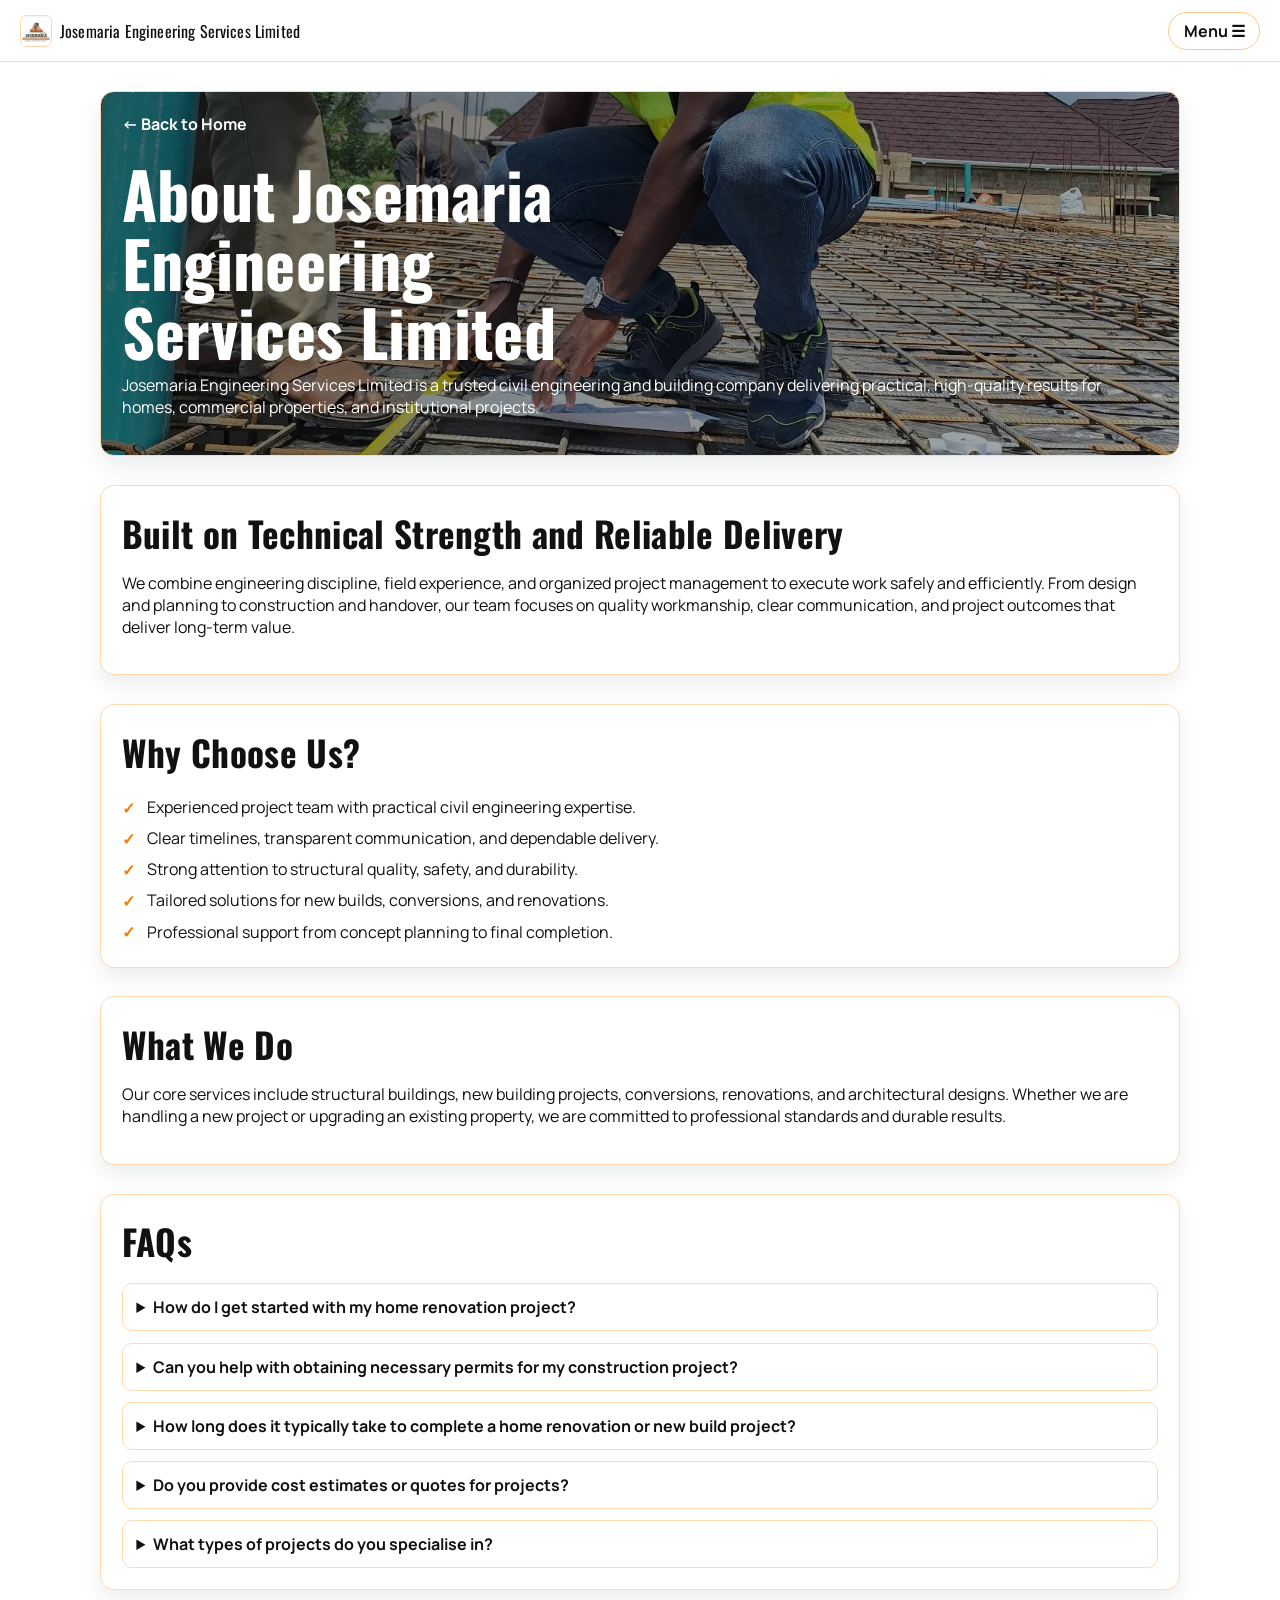
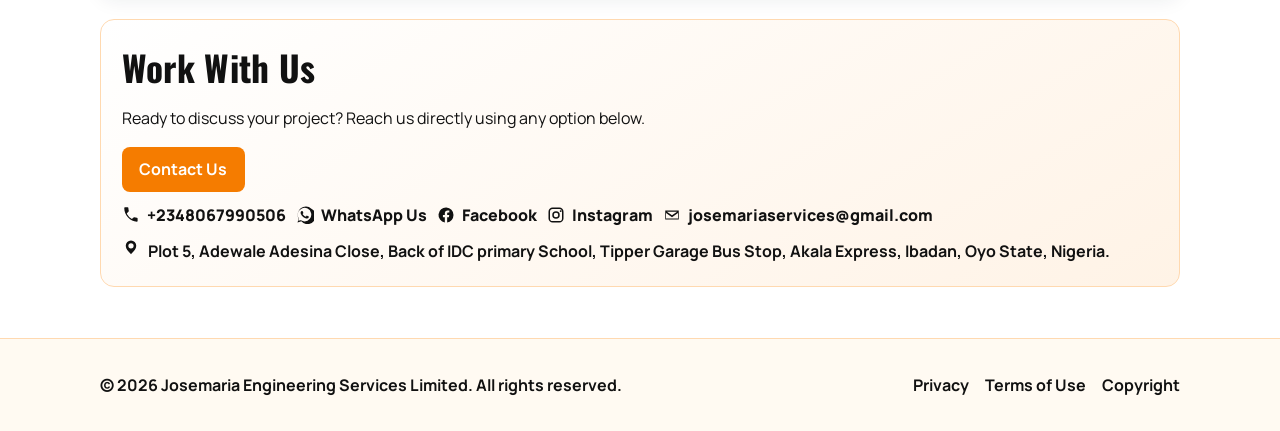
<file: about.html>
<!doctype html>
<html lang="en">
  <head>
    <meta charset="UTF-8" />
    <meta name="viewport" content="width=device-width, initial-scale=1.0" />
    <title>About Us | Josemaria Engineering Services Limited</title>
    <meta
      name="description"
      content="Learn about Josemaria Engineering Services Limited, a trusted civil engineering company for structural buildings, new building projects, conversions, renovations, and architectural designs."
    />
    <link rel="canonical" href="https://oluwasolaoloruntobi-beep.github.io/my-first-app/about.html" />
    <meta property="og:site_name" content="Josemaria Engineering Services Limited" />
    <meta property="og:title" content="About Us | Josemaria Engineering Services Limited" />
    <meta
      property="og:description"
      content="Learn about Josemaria Engineering Services Limited, a trusted civil engineering company for structural buildings, new building projects, conversions, renovations, and architectural designs."
    />
    <meta property="og:type" content="website" />
    <meta property="og:url" content="https://oluwasolaoloruntobi-beep.github.io/my-first-app/about.html" />
    <meta property="og:image" content="https://oluwasolaoloruntobi-beep.github.io/my-first-app/aboutusheader.png" />
    <meta property="og:image:alt" content="Josemaria Engineering Services Limited team and project overview" />
    <meta name="twitter:card" content="summary_large_image" />
    <meta name="twitter:title" content="About Us | Josemaria Engineering Services Limited" />
    <meta
      name="twitter:description"
      content="Learn about Josemaria Engineering Services Limited, a trusted civil engineering company for structural buildings, new building projects, conversions, renovations, and architectural designs."
    />
    <meta name="twitter:image" content="https://oluwasolaoloruntobi-beep.github.io/my-first-app/aboutusheader.png" />
    <link rel="preconnect" href="https://fonts.googleapis.com" />
    <link rel="preconnect" href="https://fonts.gstatic.com" crossorigin />
    <link
      href="https://fonts.googleapis.com/css2?family=Oswald:wght@400;500;700&family=Manrope:wght@400;500;700&display=swap"
      rel="stylesheet"
    />
    <link rel="stylesheet" href="styles.css" />
  </head>
  <body class="gallery-page about-page">
    <nav class="site-nav" aria-label="Primary navigation">
      <div class="nav-inner">
        <div class="nav-links">
          <details class="nav-menu">
            <summary class="nav-menu-btn" aria-label="Open menu">Menu &#9776;</summary>
            <div class="nav-menu-panel">
              <a href="index.html">Home</a>
              <a href="services.html">Services</a>
              <a href="career.html">Career</a>
              <a href="about.html">About Us</a>
              <a href="contact.html">Contact</a>
            </div>
          </details>
        </div>
        <a class="nav-brand" href="index.html" aria-label="Josemaria Engineering Services Limited home">
          <img class="nav-logo" src="logo.png" alt="Josemaria Engineering Services Limited logo" />
          <span class="nav-company">Josemaria Engineering Services Limited</span>
        </a>
      </div>
    </nav>

    <main class="site-shell">
      <section class="about-hero-panel" aria-labelledby="about-title">
        <a class="back-link" href="index.html"><- Back to Home</a>
        <h1 id="about-title">About Josemaria Engineering Services Limited</h1>
        <p>
          Josemaria Engineering Services Limited is a trusted civil engineering and building company delivering
          practical, high-quality results for homes, commercial properties, and institutional projects.
        </p>
      </section>

      <section class="quote-section" aria-labelledby="about-overview-title">
        <h2 id="about-overview-title">Built on Technical Strength and Reliable Delivery</h2>
        <p>
          We combine engineering discipline, field experience, and organized project management to execute work safely
          and efficiently. From design and planning to construction and handover, our team focuses on quality
          workmanship, clear communication, and project outcomes that deliver long-term value.
        </p>
      </section>

      <section class="quote-section" aria-labelledby="about-why-title">
        <h2 id="about-why-title">Why Choose Us?</h2>
        <ul class="why-list">
          <li>Experienced project team with practical civil engineering expertise.</li>
          <li>Clear timelines, transparent communication, and dependable delivery.</li>
          <li>Strong attention to structural quality, safety, and durability.</li>
          <li>Tailored solutions for new builds, conversions, and renovations.</li>
          <li>Professional support from concept planning to final completion.</li>
        </ul>
      </section>

      <section class="quote-section" aria-labelledby="about-services-title">
        <h2 id="about-services-title">What We Do</h2>
        <p>
          Our core services include structural buildings, new building projects, conversions, renovations, and
          architectural designs. Whether we are handling a new project or upgrading an existing property, we are
          committed to professional standards and durable results.
        </p>
      </section>

      <section class="quote-section" aria-labelledby="faq-title">
        <h2 id="faq-title">FAQs</h2>

        <details class="faq-item">
          <summary>How do I get started with my home renovation project?</summary>
          <p>Contact us with your goals, budget, and timeline, and we will guide you through planning and next steps.</p>
        </details>

        <details class="faq-item">
          <summary>Can you help with obtaining necessary permits for my construction project?</summary>
          <p>Yes, we can guide and support the permit process to help ensure your project meets local requirements.</p>
        </details>

        <details class="faq-item">
          <summary>How long does it typically take to complete a home renovation or new build project?</summary>
          <p>Project duration depends on scope, but we provide a clear timeline after reviewing the full project details.</p>
        </details>

        <details class="faq-item">
          <summary>Do you provide cost estimates or quotes for projects?</summary>
          <p>Yes, we provide clear quotes based on your project scope, specifications, and site conditions.</p>
        </details>

        <details class="faq-item">
          <summary>What types of projects do you specialise in?</summary>
          <p>We specialize in structural buildings, new builds, conversions, renovations, and architectural design support.</p>
        </details>
      </section>

      <section class="contact about-contact-panel" id="about-contact-panel" aria-labelledby="about-contact-title">
        <h2 id="about-contact-title">Work With Us</h2>
        <p>Ready to discuss your project? Reach us directly using any option below.</p>
        <a class="cta" href="tel:+2348067990506">Contact Us</a>
        <div class="contact-options about-contact-options">
          <a class="contact-option-link" href="tel:+2348067990506">
            <svg class="contact-option-icon" viewBox="0 0 24 24" aria-hidden="true">
              <path d="M6.6 10.8a15.2 15.2 0 0 0 6.6 6.6l2.2-2.2a1 1 0 0 1 1-.24c1.08.36 2.22.54 3.42.54a1 1 0 0 1 1 1V20a1 1 0 0 1-1 1C11.3 21 3 12.7 3 2.8a1 1 0 0 1 1-1h3.5a1 1 0 0 1 1 1c0 1.2.18 2.34.54 3.42a1 1 0 0 1-.24 1l-2.2 2.58z"></path>
            </svg>
            +2348067990506
          </a>
          <a class="contact-option-link" href="https://wa.me/2348067990506" target="_blank" rel="noreferrer">
            <svg class="contact-option-icon" viewBox="0 0 24 24" aria-hidden="true">
              <path d="M20.5 3.5A11 11 0 0 0 3.56 17.06L2 22l5.06-1.52A11 11 0 1 0 20.5 3.5zm-8.95 17c-1.76 0-3.49-.47-5-1.36l-.36-.21-3 .9.9-2.93-.23-.38a9.01 9.01 0 1 1 7.69 3.98zm4.93-6.74c-.27-.14-1.57-.77-1.81-.86-.24-.09-.42-.14-.6.14s-.69.86-.85 1.04c-.16.18-.32.2-.6.07-.27-.14-1.13-.42-2.15-1.35-.8-.71-1.34-1.6-1.5-1.87-.16-.27-.02-.42.12-.56.13-.13.27-.32.4-.47.14-.16.18-.27.27-.45.09-.18.05-.34-.02-.47-.07-.14-.6-1.45-.83-1.98-.22-.54-.45-.46-.6-.47h-.51c-.18 0-.47.07-.72.34-.24.27-.95.93-.95 2.26s.98 2.62 1.11 2.81c.14.18 1.9 2.9 4.62 4.06.65.28 1.16.45 1.56.57.66.21 1.25.18 1.72.11.52-.08 1.57-.64 1.79-1.26.22-.63.22-1.16.16-1.27-.07-.11-.24-.18-.51-.32z"></path>
            </svg>
            WhatsApp Us
          </a>
          <a class="contact-option-link" href="https://www.facebook.com/josemariaservices" target="_blank" rel="noreferrer">
            <svg class="contact-option-icon" viewBox="0 0 24 24" aria-hidden="true">
              <path d="M22 12a10 10 0 1 0-11.56 9.88v-6.99H7.9V12h2.54V9.8c0-2.5 1.49-3.88 3.77-3.88 1.09 0 2.23.2 2.23.2v2.46h-1.26c-1.24 0-1.63.77-1.63 1.56V12h2.77l-.44 2.89h-2.33v6.99A10 10 0 0 0 22 12z"></path>
            </svg>
            Facebook
          </a>
          <a class="contact-option-link" href="https://www.instagram.com/_josemariaservices" target="_blank" rel="noreferrer">
            <svg class="contact-option-icon" viewBox="0 0 24 24" aria-hidden="true">
              <path d="M7.5 2h9A5.5 5.5 0 0 1 22 7.5v9a5.5 5.5 0 0 1-5.5 5.5h-9A5.5 5.5 0 0 1 2 16.5v-9A5.5 5.5 0 0 1 7.5 2zm0 2A3.5 3.5 0 0 0 4 7.5v9A3.5 3.5 0 0 0 7.5 20h9a3.5 3.5 0 0 0 3.5-3.5v-9A3.5 3.5 0 0 0 16.5 4h-9zm10.75 1.5a1.25 1.25 0 1 1 0 2.5 1.25 1.25 0 0 1 0-2.5zM12 7a5 5 0 1 1 0 10 5 5 0 0 1 0-10zm0 2a3 3 0 1 0 0 6 3 3 0 0 0 0-6z"></path>
            </svg>
            Instagram
          </a>
          <a class="contact-option-link" href="mailto:josemariaservices@gmail.com">
            <svg class="contact-option-icon" viewBox="0 0 24 24" aria-hidden="true">
              <path d="M3 6h18v12H3V6zm2.2 1.5L12 12.4l6.8-4.9H5.2zm14.8 9V9.2L12 14.9 4 9.2v7.3h16z"></path>
            </svg>
            josemariaservices@gmail.com
          </a>
        </div>
        <div class="contact-address">
          <svg class="contact-option-icon" viewBox="0 0 24 24" aria-hidden="true">
            <path d="M12 2a7 7 0 0 1 7 7c0 4.1-3.3 7.3-6.2 10.4l-.8.9-.8-.9C8.3 16.3 5 13.1 5 9a7 7 0 0 1 7-7zm0 3.5a3.5 3.5 0 1 0 0 7 3.5 3.5 0 0 0 0-7z"></path>
          </svg>
          <address>
            Plot 5, Adewale Adesina Close, Back of IDC primary School, Tipper Garage Bus Stop, Akala Express,
            Ibadan, Oyo State, Nigeria.
          </address>
        </div>
      </section>
    </main>

    <footer class="site-footer">
      <div class="footer-inner">
        <p>&copy; <span id="footer-year"></span> Josemaria Engineering Services Limited. All rights reserved.</p>
        <nav class="footer-links" aria-label="Legal">
          <a href="privacy.html">Privacy</a>
          <a href="terms.html">Terms of Use</a>
          <a href="copyright.html">Copyright</a>
        </nav>
      </div>
    </footer>

    <script>
      document.getElementById("footer-year").textContent = new Date().getFullYear();
    </script>
  </body>
</html>
</file>
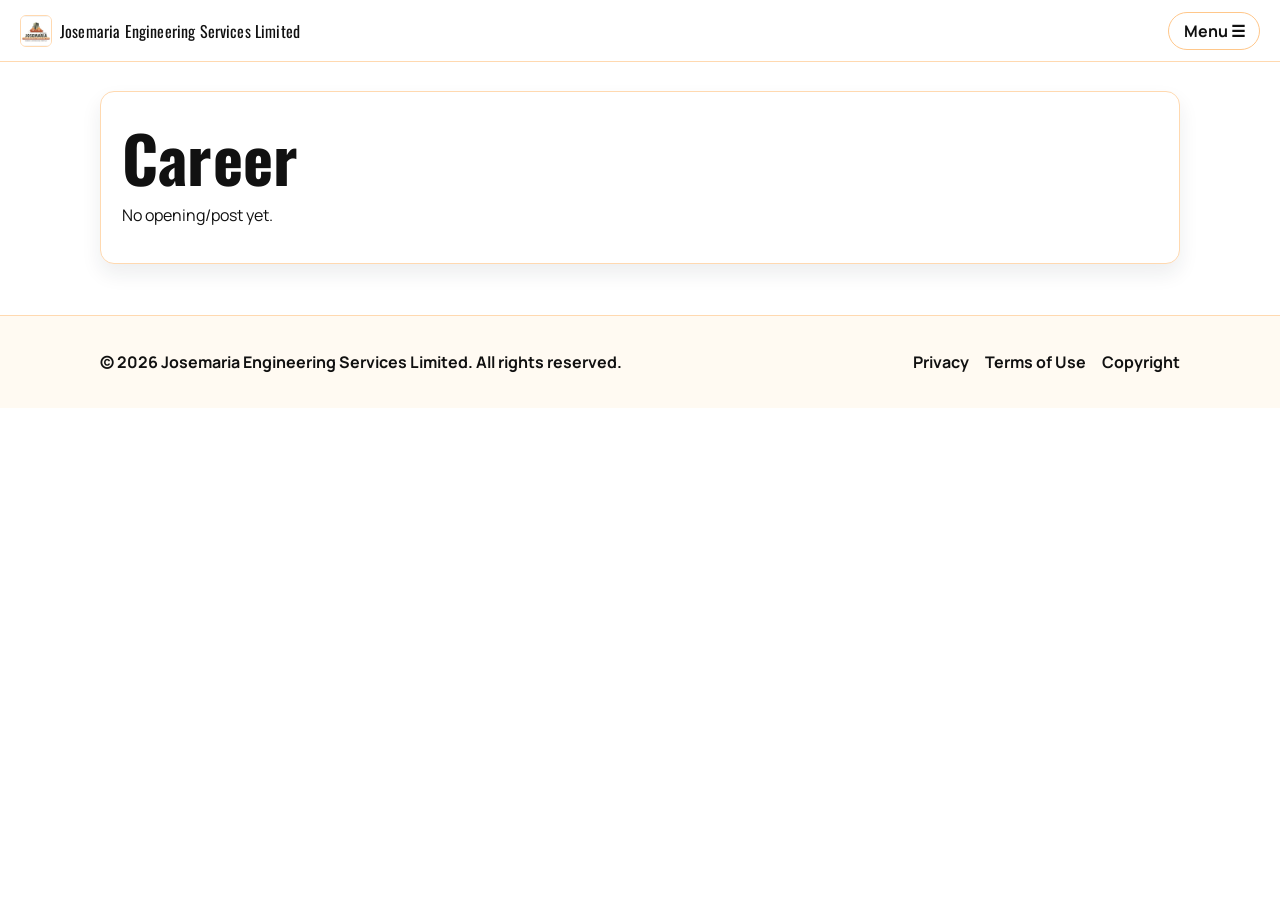
<file: career.html>
<!doctype html>
<html lang="en">
  <head>
    <meta charset="UTF-8" />
    <meta name="viewport" content="width=device-width, initial-scale=1.0" />
    <title>Career | Josemaria Engineering Services Limited</title>
    <meta
      name="description"
      content="Career opportunities and updates from Josemaria Engineering Services Limited."
    />
    <link rel="canonical" href="https://oluwasolaoloruntobi-beep.github.io/my-first-app/career.html" />
    <meta property="og:site_name" content="Josemaria Engineering Services Limited" />
    <meta property="og:title" content="Career | Josemaria Engineering Services Limited" />
    <meta
      property="og:description"
      content="Career opportunities and updates from Josemaria Engineering Services Limited."
    />
    <meta property="og:type" content="website" />
    <meta property="og:url" content="https://oluwasolaoloruntobi-beep.github.io/my-first-app/career.html" />
    <meta property="og:image" content="https://oluwasolaoloruntobi-beep.github.io/my-first-app/header.png" />
    <meta property="og:image:alt" content="Josemaria Engineering Services Limited careers" />
    <meta name="twitter:card" content="summary_large_image" />
    <meta name="twitter:title" content="Career | Josemaria Engineering Services Limited" />
    <meta
      name="twitter:description"
      content="Career opportunities and updates from Josemaria Engineering Services Limited."
    />
    <meta name="twitter:image" content="https://oluwasolaoloruntobi-beep.github.io/my-first-app/header.png" />
    <link rel="preconnect" href="https://fonts.googleapis.com" />
    <link rel="preconnect" href="https://fonts.gstatic.com" crossorigin />
    <link
      href="https://fonts.googleapis.com/css2?family=Oswald:wght@400;500;700&family=Manrope:wght@400;500;700&display=swap"
      rel="stylesheet"
    />
    <link rel="stylesheet" href="styles.css" />
  </head>
  <body>
    <nav class="site-nav" aria-label="Primary navigation">
      <div class="nav-inner">
        <div class="nav-links">
          <details class="nav-menu">
            <summary class="nav-menu-btn" aria-label="Open menu">Menu &#9776;</summary>
            <div class="nav-menu-panel">
              <a href="index.html">Home</a>
              <a href="services.html">Services</a>
              <a href="career.html">Career</a>
              <a href="about.html">About Us</a>
              <a href="contact.html">Contact</a>
            </div>
          </details>
        </div>
        <a class="nav-brand" href="index.html" aria-label="Josemaria Engineering Services Limited home">
          <img class="nav-logo" src="logo.png" alt="Josemaria Engineering Services Limited logo" />
          <span class="nav-company">Josemaria Engineering Services Limited</span>
        </a>
      </div>
    </nav>

    <main class="site-shell">
      <section class="quote-section" aria-labelledby="career-title">
        <h1 id="career-title">Career</h1>
        <p>No opening/post yet.</p>
      </section>
    </main>

    <footer class="site-footer">
      <div class="footer-inner">
        <p>&copy; <span id="footer-year"></span> Josemaria Engineering Services Limited. All rights reserved.</p>
        <nav class="footer-links" aria-label="Legal">
          <a href="privacy.html">Privacy</a>
          <a href="terms.html">Terms of Use</a>
          <a href="copyright.html">Copyright</a>
        </nav>
      </div>
    </footer>

    <script>
      document.getElementById("footer-year").textContent = new Date().getFullYear();
    </script>
  </body>
</html>
</file>
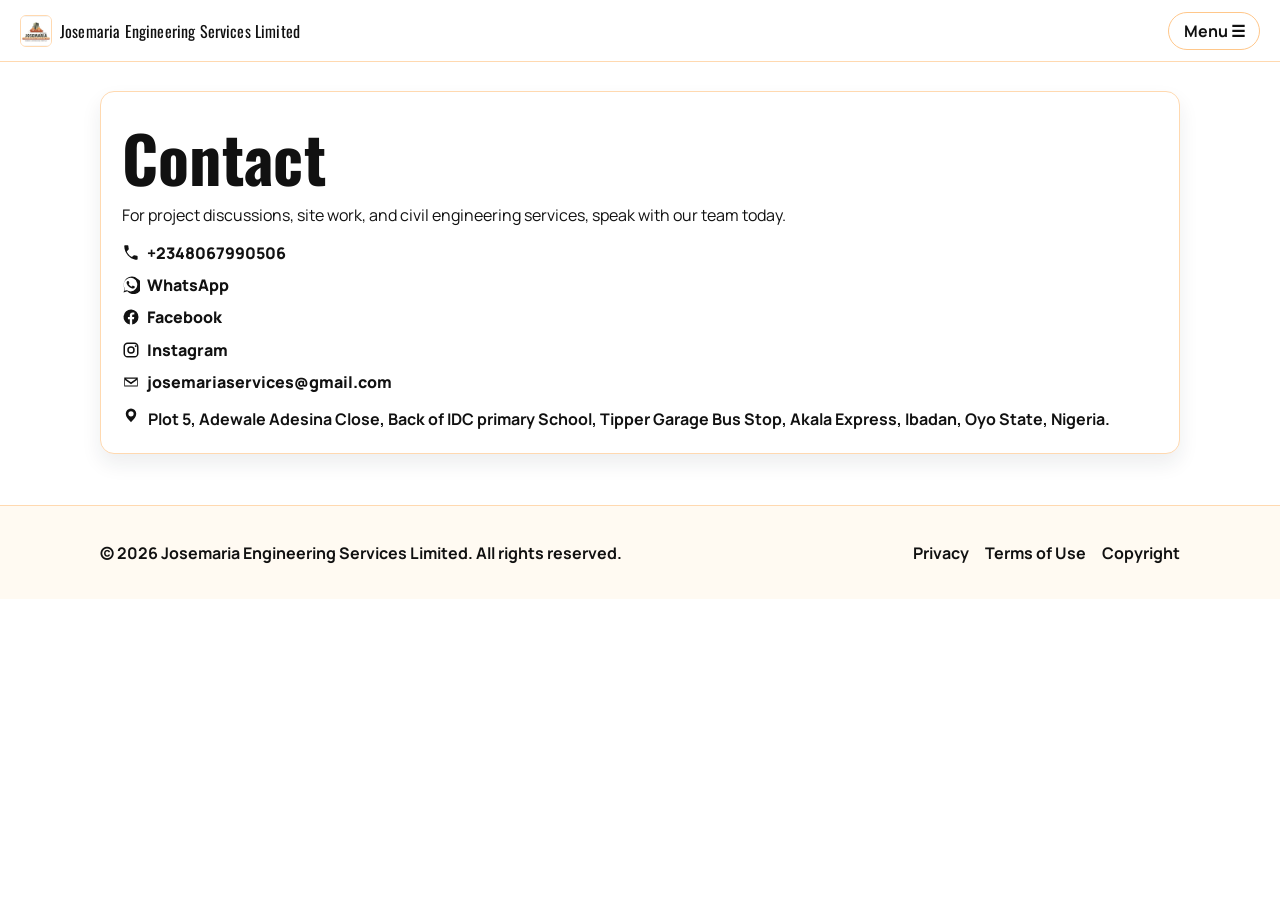
<file: contact.html>
<!doctype html>
<html lang="en">
  <head>
    <meta charset="UTF-8" />
    <meta name="viewport" content="width=device-width, initial-scale=1.0" />
    <title>Contact | Josemaria Engineering Services Limited</title>
    <meta
      name="description"
      content="Contact Josemaria Engineering Services Limited for project discussions, site work, and civil engineering services."
    />
    <link rel="canonical" href="https://oluwasolaoloruntobi-beep.github.io/my-first-app/contact.html" />
    <meta property="og:site_name" content="Josemaria Engineering Services Limited" />
    <meta property="og:title" content="Contact | Josemaria Engineering Services Limited" />
    <meta
      property="og:description"
      content="Contact Josemaria Engineering Services Limited for project discussions, site work, and civil engineering services."
    />
    <meta property="og:type" content="website" />
    <meta property="og:url" content="https://oluwasolaoloruntobi-beep.github.io/my-first-app/contact.html" />
    <meta property="og:image" content="https://oluwasolaoloruntobi-beep.github.io/my-first-app/header.png" />
    <meta property="og:image:alt" content="Contact Josemaria Engineering Services Limited" />
    <meta name="twitter:card" content="summary_large_image" />
    <meta name="twitter:title" content="Contact | Josemaria Engineering Services Limited" />
    <meta
      name="twitter:description"
      content="Contact Josemaria Engineering Services Limited for project discussions, site work, and civil engineering services."
    />
    <meta name="twitter:image" content="https://oluwasolaoloruntobi-beep.github.io/my-first-app/header.png" />
    <link rel="preconnect" href="https://fonts.googleapis.com" />
    <link rel="preconnect" href="https://fonts.gstatic.com" crossorigin />
    <link
      href="https://fonts.googleapis.com/css2?family=Oswald:wght@400;500;700&family=Manrope:wght@400;500;700&display=swap"
      rel="stylesheet"
    />
    <link rel="stylesheet" href="styles.css" />
  </head>
  <body class="contact-page">
    <nav class="site-nav" aria-label="Primary navigation">
      <div class="nav-inner">
        <div class="nav-links">
          <details class="nav-menu">
            <summary class="nav-menu-btn" aria-label="Open menu">Menu &#9776;</summary>
            <div class="nav-menu-panel">
              <a href="index.html">Home</a>
              <a href="services.html">Services</a>
              <a href="career.html">Career</a>
              <a href="about.html">About Us</a>
              <a href="contact.html">Contact</a>
            </div>
          </details>
        </div>
        <a class="nav-brand" href="index.html" aria-label="Josemaria Engineering Services Limited home">
          <img class="nav-logo" src="logo.png" alt="Josemaria Engineering Services Limited logo" />
          <span class="nav-company">Josemaria Engineering Services Limited</span>
        </a>
      </div>
    </nav>

    <main class="site-shell">
      <section class="quote-section" aria-labelledby="contact-page-title">
        <h1 id="contact-page-title">Contact</h1>
        <p>For project discussions, site work, and civil engineering services, speak with our team today.</p>

        <div class="contact-options contact-options-column">
          <a class="contact-option-link" href="tel:+2348067990506">
            <svg class="contact-option-icon" viewBox="0 0 24 24" aria-hidden="true">
              <path d="M6.6 10.8a15.2 15.2 0 0 0 6.6 6.6l2.2-2.2a1 1 0 0 1 1-.24c1.08.36 2.22.54 3.42.54a1 1 0 0 1 1 1V20a1 1 0 0 1-1 1C11.3 21 3 12.7 3 2.8a1 1 0 0 1 1-1h3.5a1 1 0 0 1 1 1c0 1.2.18 2.34.54 3.42a1 1 0 0 1-.24 1l-2.2 2.58z"></path>
            </svg>
            +2348067990506
          </a>
          <a class="contact-option-link" href="https://wa.me/2348067990506" target="_blank" rel="noreferrer">
            <svg class="contact-option-icon" viewBox="0 0 24 24" aria-hidden="true">
              <path d="M20.5 3.5A11 11 0 0 0 3.56 17.06L2 22l5.06-1.52A11 11 0 1 0 20.5 3.5zm-8.95 17c-1.76 0-3.49-.47-5-1.36l-.36-.21-3 .9.9-2.93-.23-.38a9.01 9.01 0 1 1 7.69 3.98zm4.93-6.74c-.27-.14-1.57-.77-1.81-.86-.24-.09-.42-.14-.6.14s-.69.86-.85 1.04c-.16.18-.32.2-.6.07-.27-.14-1.13-.42-2.15-1.35-.8-.71-1.34-1.6-1.5-1.87-.16-.27-.02-.42.12-.56.13-.13.27-.32.4-.47.14-.16.18-.27.27-.45.09-.18.05-.34-.02-.47-.07-.14-.6-1.45-.83-1.98-.22-.54-.45-.46-.6-.47h-.51c-.18 0-.47.07-.72.34-.24.27-.95.93-.95 2.26s.98 2.62 1.11 2.81c.14.18 1.9 2.9 4.62 4.06.65.28 1.16.45 1.56.57.66.21 1.25.18 1.72.11.52-.08 1.57-.64 1.79-1.26.22-.63.22-1.16.16-1.27-.07-.11-.24-.18-.51-.32z"></path>
            </svg>
            WhatsApp
          </a>
          <a class="contact-option-link" href="https://www.facebook.com/josemariaservices" target="_blank" rel="noreferrer">
            <svg class="contact-option-icon" viewBox="0 0 24 24" aria-hidden="true">
              <path d="M22 12a10 10 0 1 0-11.56 9.88v-6.99H7.9V12h2.54V9.8c0-2.5 1.49-3.88 3.77-3.88 1.09 0 2.23.2 2.23.2v2.46h-1.26c-1.24 0-1.63.77-1.63 1.56V12h2.77l-.44 2.89h-2.33v6.99A10 10 0 0 0 22 12z"></path>
            </svg>
            Facebook
          </a>
          <a class="contact-option-link" href="https://www.instagram.com/_josemariaservices" target="_blank" rel="noreferrer">
            <svg class="contact-option-icon" viewBox="0 0 24 24" aria-hidden="true">
              <path d="M7.5 2h9A5.5 5.5 0 0 1 22 7.5v9a5.5 5.5 0 0 1-5.5 5.5h-9A5.5 5.5 0 0 1 2 16.5v-9A5.5 5.5 0 0 1 7.5 2zm0 2A3.5 3.5 0 0 0 4 7.5v9A3.5 3.5 0 0 0 7.5 20h9a3.5 3.5 0 0 0 3.5-3.5v-9A3.5 3.5 0 0 0 16.5 4h-9zm10.75 1.5a1.25 1.25 0 1 1 0 2.5 1.25 1.25 0 0 1 0-2.5zM12 7a5 5 0 1 1 0 10 5 5 0 0 1 0-10zm0 2a3 3 0 1 0 0 6 3 3 0 0 0 0-6z"></path>
            </svg>
            Instagram
          </a>
          <a class="contact-option-link" href="mailto:josemariaservices@gmail.com" aria-label="Email josemariaservices@gmail.com">
            <svg class="contact-option-icon" viewBox="0 0 24 24" aria-hidden="true">
              <path d="M3 6h18v12H3V6zm2.2 1.5L12 12.4l6.8-4.9H5.2zm14.8 9V9.2L12 14.9 4 9.2v7.3h16z"></path>
            </svg>
            josemariaservices@gmail.com
          </a>
        </div>

        <div class="contact-address">
          <svg class="contact-option-icon" viewBox="0 0 24 24" aria-hidden="true">
            <path d="M12 2a7 7 0 0 1 7 7c0 4.1-3.3 7.3-6.2 10.4l-.8.9-.8-.9C8.3 16.3 5 13.1 5 9a7 7 0 0 1 7-7zm0 3.5a3.5 3.5 0 1 0 0 7 3.5 3.5 0 0 0 0-7z"></path>
          </svg>
          <address>
            Plot 5, Adewale Adesina Close, Back of IDC primary School, Tipper Garage Bus Stop, Akala Express,
            Ibadan, Oyo State, Nigeria.
          </address>
        </div>
      </section>
    </main>

    <footer class="site-footer">
      <div class="footer-inner">
        <p>&copy; <span id="footer-year"></span> Josemaria Engineering Services Limited. All rights reserved.</p>
        <nav class="footer-links" aria-label="Legal">
          <a href="privacy.html">Privacy</a>
          <a href="terms.html">Terms of Use</a>
          <a href="copyright.html">Copyright</a>
        </nav>
      </div>
    </footer>

    <script>
      document.getElementById("footer-year").textContent = new Date().getFullYear();
    </script>
  </body>
</html>
</file>
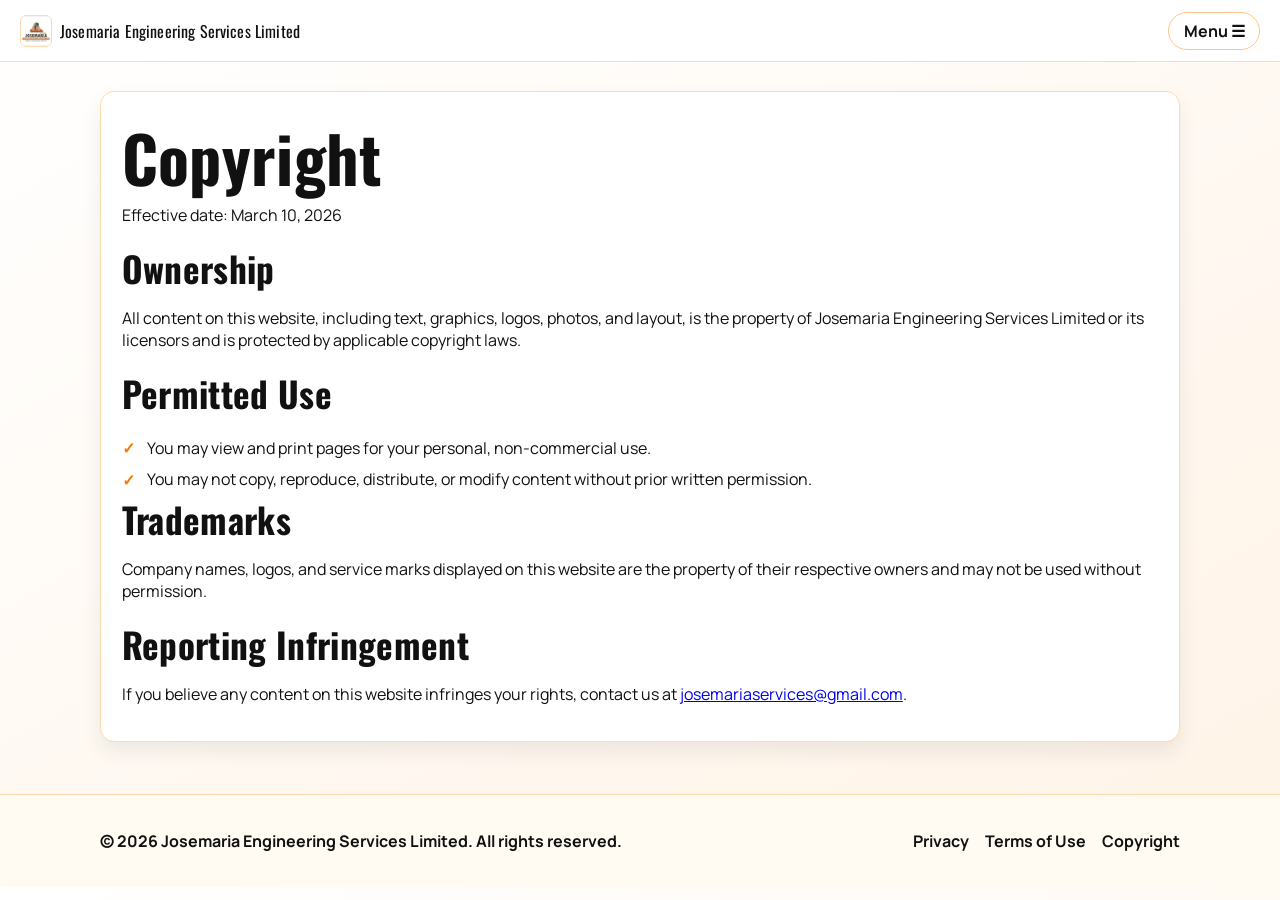
<file: copyright.html>
<!doctype html>
<html lang="en">
  <head>
    <meta charset="UTF-8" />
    <meta name="viewport" content="width=device-width, initial-scale=1.0" />
    <title>Copyright | Josemaria Engineering Services Limited</title>
    <meta
      name="description"
      content="Copyright notice for Josemaria Engineering Services Limited."
    />
    <link rel="canonical" href="https://oluwasolaoloruntobi-beep.github.io/my-first-app/copyright.html" />
    <meta property="og:site_name" content="Josemaria Engineering Services Limited" />
    <meta property="og:title" content="Copyright | Josemaria Engineering Services Limited" />
    <meta
      property="og:description"
      content="Copyright notice for Josemaria Engineering Services Limited."
    />
    <meta property="og:type" content="website" />
    <meta property="og:url" content="https://oluwasolaoloruntobi-beep.github.io/my-first-app/copyright.html" />
    <meta property="og:image" content="https://oluwasolaoloruntobi-beep.github.io/my-first-app/header.png" />
    <meta property="og:image:alt" content="Josemaria Engineering Services Limited copyright notice" />
    <meta name="twitter:card" content="summary_large_image" />
    <meta name="twitter:title" content="Copyright | Josemaria Engineering Services Limited" />
    <meta
      name="twitter:description"
      content="Copyright notice for Josemaria Engineering Services Limited."
    />
    <meta name="twitter:image" content="https://oluwasolaoloruntobi-beep.github.io/my-first-app/header.png" />
    <link rel="preconnect" href="https://fonts.googleapis.com" />
    <link rel="preconnect" href="https://fonts.gstatic.com" crossorigin />
    <link
      href="https://fonts.googleapis.com/css2?family=Oswald:wght@400;500;700&family=Manrope:wght@400;500;700&display=swap"
      rel="stylesheet"
    />
    <link rel="stylesheet" href="styles.css" />
  </head>
  <body class="legal-page">
    <nav class="site-nav" aria-label="Primary navigation">
      <div class="nav-inner">
        <div class="nav-links">
          <details class="nav-menu">
            <summary class="nav-menu-btn" aria-label="Open menu">Menu &#9776;</summary>
            <div class="nav-menu-panel">
              <a href="index.html">Home</a>
              <a href="services.html">Services</a>
              <a href="career.html">Career</a>
              <a href="about.html">About Us</a>
              <a href="contact.html">Contact</a>
            </div>
          </details>
        </div>
        <a class="nav-brand" href="index.html" aria-label="Josemaria Engineering Services Limited home">
          <img class="nav-logo" src="logo.png" alt="Josemaria Engineering Services Limited logo" />
          <span class="nav-company">Josemaria Engineering Services Limited</span>
        </a>
      </div>
    </nav>

    <main class="site-shell">
      <section class="quote-section" aria-labelledby="copyright-title">
        <h1 id="copyright-title">Copyright</h1>
        <p>Effective date: March 10, 2026</p>

        <h2>Ownership</h2>
        <p>
          All content on this website, including text, graphics, logos, photos, and layout, is the property of
          Josemaria Engineering Services Limited or its licensors and is protected by applicable copyright laws.
        </p>

        <h2>Permitted Use</h2>
        <ul class="why-list">
          <li>You may view and print pages for your personal, non-commercial use.</li>
          <li>You may not copy, reproduce, distribute, or modify content without prior written permission.</li>
        </ul>

        <h2>Trademarks</h2>
        <p>
          Company names, logos, and service marks displayed on this website are the property of their respective
          owners and may not be used without permission.
        </p>

        <h2>Reporting Infringement</h2>
        <p>
          If you believe any content on this website infringes your rights, contact us at
          <a href="mailto:josemariaservices@gmail.com">josemariaservices@gmail.com</a>.
        </p>
      </section>
    </main>

    <footer class="site-footer">
      <div class="footer-inner">
        <p>&copy; <span id="footer-year"></span> Josemaria Engineering Services Limited. All rights reserved.</p>
        <nav class="footer-links" aria-label="Legal">
          <a href="privacy.html">Privacy</a>
          <a href="terms.html">Terms of Use</a>
          <a href="copyright.html">Copyright</a>
        </nav>
      </div>
    </footer>

    <script>
      document.getElementById("footer-year").textContent = new Date().getFullYear();
    </script>
  </body>
</html>
</file>
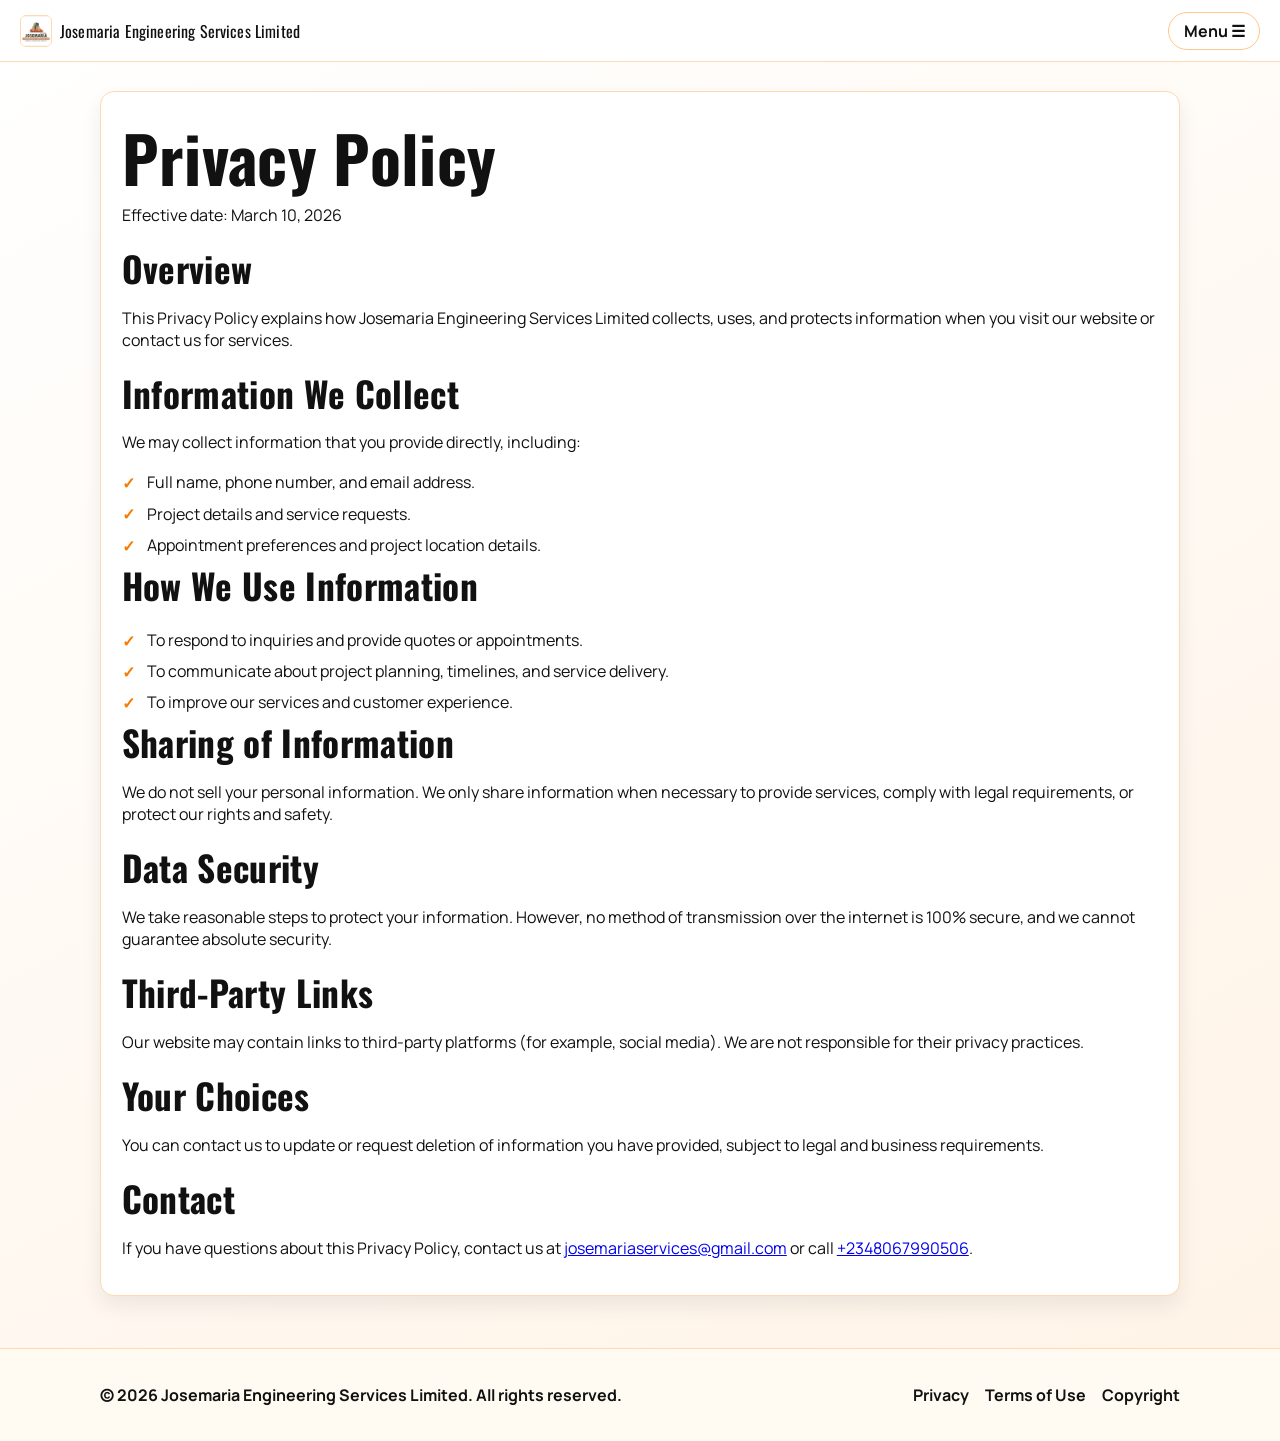
<file: privacy.html>
<!doctype html>
<html lang="en">
  <head>
    <meta charset="UTF-8" />
    <meta name="viewport" content="width=device-width, initial-scale=1.0" />
    <title>Privacy Policy | Josemaria Engineering Services Limited</title>
    <meta
      name="description"
      content="Privacy Policy for Josemaria Engineering Services Limited."
    />
    <link rel="canonical" href="https://oluwasolaoloruntobi-beep.github.io/my-first-app/privacy.html" />
    <meta property="og:site_name" content="Josemaria Engineering Services Limited" />
    <meta property="og:title" content="Privacy Policy | Josemaria Engineering Services Limited" />
    <meta
      property="og:description"
      content="Privacy Policy for Josemaria Engineering Services Limited."
    />
    <meta property="og:type" content="website" />
    <meta property="og:url" content="https://oluwasolaoloruntobi-beep.github.io/my-first-app/privacy.html" />
    <meta property="og:image" content="https://oluwasolaoloruntobi-beep.github.io/my-first-app/header.png" />
    <meta property="og:image:alt" content="Josemaria Engineering Services Limited privacy policy" />
    <meta name="twitter:card" content="summary_large_image" />
    <meta name="twitter:title" content="Privacy Policy | Josemaria Engineering Services Limited" />
    <meta
      name="twitter:description"
      content="Privacy Policy for Josemaria Engineering Services Limited."
    />
    <meta name="twitter:image" content="https://oluwasolaoloruntobi-beep.github.io/my-first-app/header.png" />
    <link rel="preconnect" href="https://fonts.googleapis.com" />
    <link rel="preconnect" href="https://fonts.gstatic.com" crossorigin />
    <link
      href="https://fonts.googleapis.com/css2?family=Oswald:wght@400;500;700&family=Manrope:wght@400;500;700&display=swap"
      rel="stylesheet"
    />
    <link rel="stylesheet" href="styles.css" />
  </head>
  <body class="legal-page">
    <nav class="site-nav" aria-label="Primary navigation">
      <div class="nav-inner">
        <div class="nav-links">
          <details class="nav-menu">
            <summary class="nav-menu-btn" aria-label="Open menu">Menu &#9776;</summary>
            <div class="nav-menu-panel">
              <a href="index.html">Home</a>
              <a href="services.html">Services</a>
              <a href="career.html">Career</a>
              <a href="about.html">About Us</a>
              <a href="contact.html">Contact</a>
            </div>
          </details>
        </div>
        <a class="nav-brand" href="index.html" aria-label="Josemaria Engineering Services Limited home">
          <img class="nav-logo" src="logo.png" alt="Josemaria Engineering Services Limited logo" />
          <span class="nav-company">Josemaria Engineering Services Limited</span>
        </a>
      </div>
    </nav>

    <main class="site-shell">
      <section class="quote-section" aria-labelledby="privacy-title">
        <h1 id="privacy-title">Privacy Policy</h1>
        <p>Effective date: March 10, 2026</p>

        <h2>Overview</h2>
        <p>
          This Privacy Policy explains how Josemaria Engineering Services Limited collects, uses, and protects
          information when you visit our website or contact us for services.
        </p>

        <h2>Information We Collect</h2>
        <p>We may collect information that you provide directly, including:</p>
        <ul class="why-list">
          <li>Full name, phone number, and email address.</li>
          <li>Project details and service requests.</li>
          <li>Appointment preferences and project location details.</li>
        </ul>

        <h2>How We Use Information</h2>
        <ul class="why-list">
          <li>To respond to inquiries and provide quotes or appointments.</li>
          <li>To communicate about project planning, timelines, and service delivery.</li>
          <li>To improve our services and customer experience.</li>
        </ul>

        <h2>Sharing of Information</h2>
        <p>
          We do not sell your personal information. We only share information when necessary to provide services,
          comply with legal requirements, or protect our rights and safety.
        </p>

        <h2>Data Security</h2>
        <p>
          We take reasonable steps to protect your information. However, no method of transmission over the internet
          is 100% secure, and we cannot guarantee absolute security.
        </p>

        <h2>Third-Party Links</h2>
        <p>
          Our website may contain links to third-party platforms (for example, social media). We are not responsible
          for their privacy practices.
        </p>

        <h2>Your Choices</h2>
        <p>
          You can contact us to update or request deletion of information you have provided, subject to legal and
          business requirements.
        </p>

        <h2>Contact</h2>
        <p>
          If you have questions about this Privacy Policy, contact us at
          <a href="mailto:josemariaservices@gmail.com">josemariaservices@gmail.com</a> or call
          <a href="tel:+2348067990506">+2348067990506</a>.
        </p>
      </section>
    </main>

    <footer class="site-footer">
      <div class="footer-inner">
        <p>&copy; <span id="footer-year"></span> Josemaria Engineering Services Limited. All rights reserved.</p>
        <nav class="footer-links" aria-label="Legal">
          <a href="privacy.html">Privacy</a>
          <a href="terms.html">Terms of Use</a>
          <a href="copyright.html">Copyright</a>
        </nav>
      </div>
    </footer>

    <script>
      document.getElementById("footer-year").textContent = new Date().getFullYear();
    </script>
  </body>
</html>
</file>
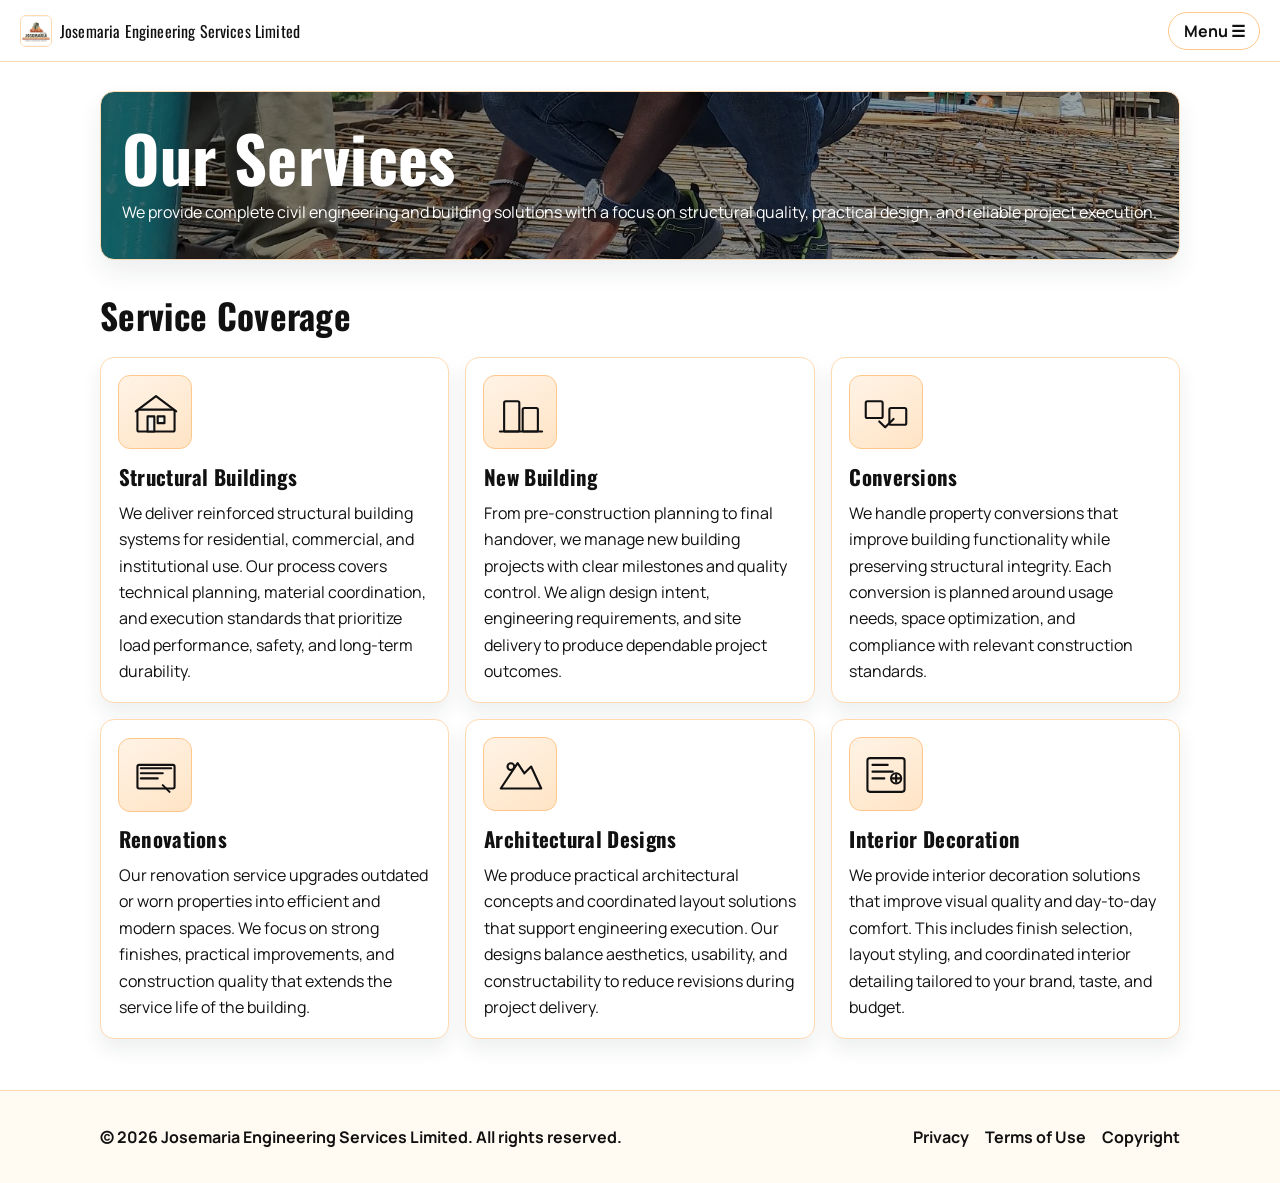
<file: services.html>
<!doctype html>
<html lang="en">
  <head>
    <meta charset="UTF-8" />
    <meta name="viewport" content="width=device-width, initial-scale=1.0" />
    <title>Our Services | Josemaria Engineering Services Limited</title>
    <meta
      name="description"
      content="Explore all services offered by Josemaria Engineering Services Limited, including structural buildings, new building, conversions, renovations, architectural designs, and interior decoration."
    />
    <link rel="canonical" href="https://oluwasolaoloruntobi-beep.github.io/my-first-app/services.html" />
    <meta property="og:site_name" content="Josemaria Engineering Services Limited" />
    <meta property="og:title" content="Our Services | Josemaria Engineering Services Limited" />
    <meta
      property="og:description"
      content="Explore all services offered by Josemaria Engineering Services Limited, including structural buildings, new building, conversions, renovations, architectural designs, and interior decoration."
    />
    <meta property="og:type" content="website" />
    <meta property="og:url" content="https://oluwasolaoloruntobi-beep.github.io/my-first-app/services.html" />
    <meta property="og:image" content="https://oluwasolaoloruntobi-beep.github.io/my-first-app/header.png" />
    <meta property="og:image:alt" content="Josemaria Engineering Services Limited services" />
    <meta name="twitter:card" content="summary_large_image" />
    <meta name="twitter:title" content="Our Services | Josemaria Engineering Services Limited" />
    <meta
      name="twitter:description"
      content="Explore all services offered by Josemaria Engineering Services Limited, including structural buildings, new building, conversions, renovations, architectural designs, and interior decoration."
    />
    <meta name="twitter:image" content="https://oluwasolaoloruntobi-beep.github.io/my-first-app/header.png" />
    <link rel="preconnect" href="https://fonts.googleapis.com" />
    <link rel="preconnect" href="https://fonts.gstatic.com" crossorigin />
    <link
      href="https://fonts.googleapis.com/css2?family=Oswald:wght@400;500;700&family=Manrope:wght@400;500;700&display=swap"
      rel="stylesheet"
    />
    <link rel="stylesheet" href="styles.css" />
  </head>
  <body class="services-page">
    <nav class="site-nav" aria-label="Primary navigation">
      <div class="nav-inner">
        <div class="nav-links">
          <details class="nav-menu">
            <summary class="nav-menu-btn" aria-label="Open menu">Menu &#9776;</summary>
            <div class="nav-menu-panel">
              <a href="index.html">Home</a>
              <a href="services.html">Services</a>
              <a href="career.html">Career</a>
              <a href="about.html">About Us</a>
              <a href="contact.html">Contact</a>
            </div>
          </details>
        </div>
        <a class="nav-brand" href="index.html" aria-label="Josemaria Engineering Services Limited home">
          <img class="nav-logo" src="logo.png" alt="Josemaria Engineering Services Limited logo" />
          <span class="nav-company">Josemaria Engineering Services Limited</span>
        </a>
      </div>
    </nav>

    <main class="site-shell">
      <section class="about-hero-panel" aria-labelledby="services-page-title">
        <h1 id="services-page-title">Our Services</h1>
        <p>
          We provide complete civil engineering and building solutions with a focus on structural quality,
          practical design, and reliable project execution.
        </p>
      </section>

      <section aria-labelledby="services-list-title">
        <h2 id="services-list-title">Service Coverage</h2>
        <div class="grid">
          <article class="card">
            <div class="service-art" aria-hidden="true">
              <svg viewBox="0 0 64 64">
                <rect x="10" y="28" width="44" height="26" rx="2"></rect>
                <rect x="22" y="36" width="8" height="18" fill="#f6f1e8"></rect>
                <rect x="34" y="36" width="8" height="8" fill="#f6f1e8"></rect>
                <path d="M8 30l24-18 24 18"></path>
              </svg>
            </div>
            <h3>Structural Buildings</h3>
            <p>We deliver reinforced structural building systems for residential, commercial, and institutional use. Our process covers technical planning, material coordination, and execution standards that prioritize load performance, safety, and long-term durability.</p>
          </article>

          <article class="card">
            <div class="service-art" aria-hidden="true">
              <svg viewBox="0 0 64 64">
                <rect x="12" y="18" width="18" height="36" rx="2"></rect>
                <rect x="34" y="26" width="18" height="28" rx="2"></rect>
                <path d="M7 54h50"></path>
              </svg>
            </div>
            <h3>New Building</h3>
            <p>From pre-construction planning to final handover, we manage new building projects with clear milestones and quality control. We align design intent, engineering requirements, and site delivery to produce dependable project outcomes.</p>
          </article>

          <article class="card">
            <div class="service-art" aria-hidden="true">
              <svg viewBox="0 0 64 64">
                <rect x="8" y="18" width="20" height="20" rx="2"></rect>
                <rect x="36" y="26" width="20" height="20" rx="2"></rect>
                <path d="M24 42l7 7 10-10"></path>
              </svg>
            </div>
            <h3>Conversions</h3>
            <p>We handle property conversions that improve building functionality while preserving structural integrity. Each conversion is planned around usage needs, space optimization, and compliance with relevant construction standards.</p>
          </article>

          <article class="card">
            <div class="service-art" aria-hidden="true">
              <svg viewBox="0 0 64 64">
                <rect x="10" y="20" width="44" height="28" rx="2"></rect>
                <path d="M14 24h36M14 30h26M14 36h20"></path>
                <path d="M40 44l8 8"></path>
              </svg>
            </div>
            <h3>Renovations</h3>
            <p>Our renovation service upgrades outdated or worn properties into efficient and modern spaces. We focus on strong finishes, practical improvements, and construction quality that extends the service life of the building.</p>
          </article>

          <article class="card">
            <div class="service-art" aria-hidden="true">
              <svg viewBox="0 0 64 64">
                <path d="M8 48l20-30 8 12 8-8 12 26H8z"></path>
                <circle cx="20" cy="22" r="4"></circle>
              </svg>
            </div>
            <h3>Architectural Designs</h3>
            <p>We produce practical architectural concepts and coordinated layout solutions that support engineering execution. Our designs balance aesthetics, usability, and constructability to reduce revisions during project delivery.</p>
          </article>

          <article class="card">
            <div class="service-art" aria-hidden="true">
              <svg viewBox="0 0 64 64">
                <rect x="10" y="12" width="44" height="40" rx="3"></rect>
                <path d="M16 20h18M16 28h24M16 36h14"></path>
                <circle cx="44" cy="36" r="6"></circle>
                <path d="M44 32v8M40 36h8"></path>
              </svg>
            </div>
            <h3>Interior Decoration</h3>
            <p>We provide interior decoration solutions that improve visual quality and day-to-day comfort. This includes finish selection, layout styling, and coordinated interior detailing tailored to your brand, taste, and budget.</p>
          </article>
        </div>
      </section>
    </main>

    <footer class="site-footer">
      <div class="footer-inner">
        <p>&copy; <span id="footer-year"></span> Josemaria Engineering Services Limited. All rights reserved.</p>
        <nav class="footer-links" aria-label="Legal">
          <a href="privacy.html">Privacy</a>
          <a href="terms.html">Terms of Use</a>
          <a href="copyright.html">Copyright</a>
        </nav>
      </div>
    </footer>

    <script>
      document.getElementById("footer-year").textContent = new Date().getFullYear();
    </script>
  </body>
</html>
</file>
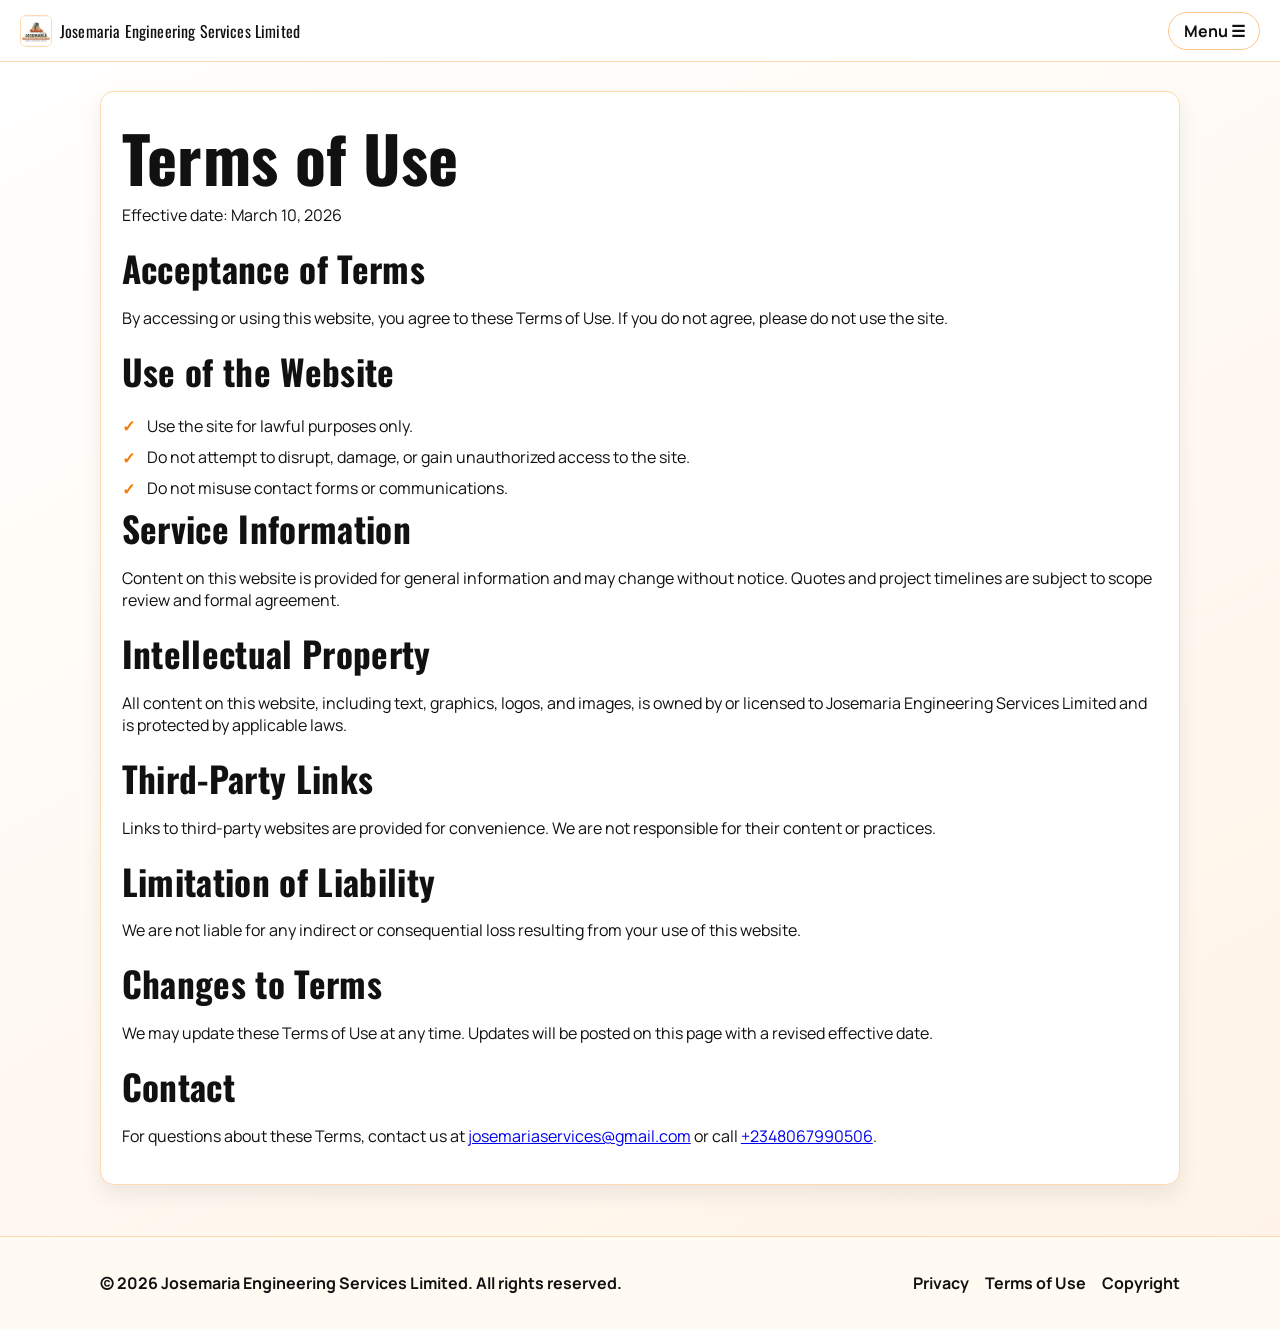
<file: terms.html>
<!doctype html>
<html lang="en">
  <head>
    <meta charset="UTF-8" />
    <meta name="viewport" content="width=device-width, initial-scale=1.0" />
    <title>Terms of Use | Josemaria Engineering Services Limited</title>
    <meta
      name="description"
      content="Terms of Use for Josemaria Engineering Services Limited."
    />
    <link rel="canonical" href="https://oluwasolaoloruntobi-beep.github.io/my-first-app/terms.html" />
    <meta property="og:site_name" content="Josemaria Engineering Services Limited" />
    <meta property="og:title" content="Terms of Use | Josemaria Engineering Services Limited" />
    <meta
      property="og:description"
      content="Terms of Use for Josemaria Engineering Services Limited."
    />
    <meta property="og:type" content="website" />
    <meta property="og:url" content="https://oluwasolaoloruntobi-beep.github.io/my-first-app/terms.html" />
    <meta property="og:image" content="https://oluwasolaoloruntobi-beep.github.io/my-first-app/header.png" />
    <meta property="og:image:alt" content="Josemaria Engineering Services Limited terms of use" />
    <meta name="twitter:card" content="summary_large_image" />
    <meta name="twitter:title" content="Terms of Use | Josemaria Engineering Services Limited" />
    <meta
      name="twitter:description"
      content="Terms of Use for Josemaria Engineering Services Limited."
    />
    <meta name="twitter:image" content="https://oluwasolaoloruntobi-beep.github.io/my-first-app/header.png" />
    <link rel="preconnect" href="https://fonts.googleapis.com" />
    <link rel="preconnect" href="https://fonts.gstatic.com" crossorigin />
    <link
      href="https://fonts.googleapis.com/css2?family=Oswald:wght@400;500;700&family=Manrope:wght@400;500;700&display=swap"
      rel="stylesheet"
    />
    <link rel="stylesheet" href="styles.css" />
  </head>
  <body class="legal-page">
    <nav class="site-nav" aria-label="Primary navigation">
      <div class="nav-inner">
        <div class="nav-links">
          <details class="nav-menu">
            <summary class="nav-menu-btn" aria-label="Open menu">Menu &#9776;</summary>
            <div class="nav-menu-panel">
              <a href="index.html">Home</a>
              <a href="services.html">Services</a>
              <a href="career.html">Career</a>
              <a href="about.html">About Us</a>
              <a href="contact.html">Contact</a>
            </div>
          </details>
        </div>
        <a class="nav-brand" href="index.html" aria-label="Josemaria Engineering Services Limited home">
          <img class="nav-logo" src="logo.png" alt="Josemaria Engineering Services Limited logo" />
          <span class="nav-company">Josemaria Engineering Services Limited</span>
        </a>
      </div>
    </nav>

    <main class="site-shell">
      <section class="quote-section" aria-labelledby="terms-title">
        <h1 id="terms-title">Terms of Use</h1>
        <p>Effective date: March 10, 2026</p>

        <h2>Acceptance of Terms</h2>
        <p>
          By accessing or using this website, you agree to these Terms of Use. If you do not agree, please do not use
          the site.
        </p>

        <h2>Use of the Website</h2>
        <ul class="why-list">
          <li>Use the site for lawful purposes only.</li>
          <li>Do not attempt to disrupt, damage, or gain unauthorized access to the site.</li>
          <li>Do not misuse contact forms or communications.</li>
        </ul>

        <h2>Service Information</h2>
        <p>
          Content on this website is provided for general information and may change without notice. Quotes and
          project timelines are subject to scope review and formal agreement.
        </p>

        <h2>Intellectual Property</h2>
        <p>
          All content on this website, including text, graphics, logos, and images, is owned by or licensed to
          Josemaria Engineering Services Limited and is protected by applicable laws.
        </p>

        <h2>Third-Party Links</h2>
        <p>
          Links to third-party websites are provided for convenience. We are not responsible for their content or
          practices.
        </p>

        <h2>Limitation of Liability</h2>
        <p>
          We are not liable for any indirect or consequential loss resulting from your use of this website.
        </p>

        <h2>Changes to Terms</h2>
        <p>
          We may update these Terms of Use at any time. Updates will be posted on this page with a revised effective
          date.
        </p>

        <h2>Contact</h2>
        <p>
          For questions about these Terms, contact us at
          <a href="mailto:josemariaservices@gmail.com">josemariaservices@gmail.com</a> or call
          <a href="tel:+2348067990506">+2348067990506</a>.
        </p>
      </section>
    </main>

    <footer class="site-footer">
      <div class="footer-inner">
        <p>&copy; <span id="footer-year"></span> Josemaria Engineering Services Limited. All rights reserved.</p>
        <nav class="footer-links" aria-label="Legal">
          <a href="privacy.html">Privacy</a>
          <a href="terms.html">Terms of Use</a>
          <a href="copyright.html">Copyright</a>
        </nav>
      </div>
    </footer>

    <script>
      document.getElementById("footer-year").textContent = new Date().getFullYear();
    </script>
  </body>
</html>
</file>
<file: styles.css>
:root {
  --steel-900: #111111;
  --steel-800: #1b1b1b;
  --steel-700: #242424;
  --sand-100: #fff3e6;
  --sand-50: #ffffff;
  --accent: #f57c00;
  --accent-dark: #d86800;
  --text: #111111;
  --white: #ffffff;
}

* {
  box-sizing: border-box;
}

img,
video {
  max-width: 100%;
  height: auto;
}

a:focus-visible,
button:focus-visible,
input:focus-visible,
textarea:focus-visible,
summary:focus-visible,
select:focus-visible {
  outline: 3px solid rgba(245, 124, 0, 0.65);
  outline-offset: 2px;
}

body {
  margin: 0;
  font-family: "Manrope", sans-serif;
  color: var(--text);
  background: #ffffff;
}

.legal-page {
  background: linear-gradient(150deg, #ffffff, #fff3e6);
}

.site-nav {
  position: sticky;
  top: 0;
  z-index: 120;
  background: #ffffff;
  border-bottom: 1px solid #ffd9b0;
  padding: 0.72rem 1rem;
}

.nav-inner {
  width: min(1240px, 100%);
  margin: 0 auto;
  display: flex;
  flex-wrap: wrap;
  justify-content: space-between;
  align-items: center;
  gap: 0.8rem;
}

.nav-links {
  order: 2;
  margin-left: auto;
  position: relative;
}

.nav-menu {
  position: relative;
}

.nav-menu-btn {
  list-style: none;
  border: 1px solid #ffc78a;
  border-radius: 999px;
  padding: 0.45rem 0.9rem;
  font-weight: 700;
  color: #111111;
  background: #ffffff;
  cursor: pointer;
}

.nav-menu-btn:hover,
.nav-menu-btn:focus-visible {
  color: #d86800;
  border-color: #f57c00;
}

.nav-menu-btn::-webkit-details-marker {
  display: none;
}

.nav-menu-panel {
  position: absolute;
  right: 0;
  top: calc(100% + 0.45rem);
  min-width: 220px;
  background: #ffffff;
  border: 1px solid #ffd9b0;
  border-radius: 12px;
  box-shadow: 0 12px 24px rgba(17, 17, 17, 0.12);
  padding: 0.45rem;
}

.nav-menu-panel a {
  display: block;
  text-decoration: none;
  color: #111111;
  font-weight: 700;
  border-radius: 8px;
  padding: 0.5rem 0.6rem;
}

.nav-menu-panel a:hover,
.nav-menu-panel a:focus-visible {
  background: #fff3e6;
  color: #d86800;
}

.nav-brand {
  order: 1;
  margin-right: auto;
  display: inline-flex;
  align-items: center;
  gap: 0.5rem;
  text-decoration: none;
  color: #111111;
}

.nav-logo {
  width: 32px;
  height: 32px;
  border-radius: 6px;
  border: 1px solid #ffd9b0;
  object-fit: cover;
}

.nav-company {
  font-family: "Oswald", sans-serif;
  font-size: 1rem;
  letter-spacing: 0.01rem;
  line-height: 1;
}

.hero {
  background:
    linear-gradient(115deg, rgba(0, 0, 0, 0.62), rgba(0, 0, 0, 0.36)),
    url("header.png") center / cover no-repeat,
    linear-gradient(130deg, var(--steel-900), var(--steel-700));
  color: var(--white);
  padding: clamp(2rem, 5vw, 4.5rem) clamp(1rem, 4vw, 5rem);
  border-bottom: 6px solid var(--accent);
  animation: rise 700ms ease-out both;
}

.brand-bar {
  margin-bottom: 1rem;
}

.logo {
  width: clamp(88px, 12vw, 130px);
  height: auto;
  display: block;
  border-radius: 10px;
  border: 1px solid rgba(255, 255, 255, 0.25);
  background: rgba(255, 255, 255, 0.08);
}

.eyebrow {
  margin: 0;
  text-transform: uppercase;
  letter-spacing: 0.14rem;
  font-size: 0.76rem;
  color: #ffd9b0;
}

h1,
h2,
h3 {
  font-family: "Oswald", sans-serif;
  letter-spacing: 0.02rem;
  margin-top: 0;
}

h1 {
  margin: 0.65rem 0 0.9rem;
  font-size: clamp(2rem, 5vw, 4rem);
  line-height: 1.08;
  max-width: 14ch;
}

.hero-company {
  display: inline-flex;
  align-items: center;
  gap: 0.65rem;
  max-width: 100%;
}

.hero-company-logo {
  width: clamp(44px, 7vw, 64px);
  height: clamp(44px, 7vw, 64px);
  object-fit: cover;
  border-radius: 8px;
  border: 1px solid rgba(255, 217, 176, 0.7);
  flex: 0 0 auto;
}

.hero-company-text {
  display: inline-flex;
  flex-direction: column;
  line-height: 1;
  min-width: max-content;
}

.hero-company-main {
  font-size: clamp(2.2rem, 5.2vw, 4.2rem);
  line-height: 0.96;
  letter-spacing: 0.01rem;
}

.hero-company-sub {
  margin-top: 0.2rem;
  display: flex;
  justify-content: flex-start;
  gap: clamp(0.25rem, 0.8vw, 0.6rem);
  font-size: clamp(0.82rem, 1.7vw, 1.2rem);
  letter-spacing: 0.02rem;
  color: #ffffff;
}

.lead {
  margin: 0;
  max-width: 65ch;
  line-height: 1.7;
  color: #ffe9d1;
}

.cta {
  margin-top: 1.35rem;
  display: inline-block;
  text-decoration: none;
  color: var(--white);
  background: var(--accent);
  padding: 0.72rem 1.1rem;
  border-radius: 8px;
  font-weight: 700;
  transition: background-color 180ms ease, transform 180ms ease;
}

.cta:hover,
.cta:focus-visible {
  background: var(--accent-dark);
  transform: translateY(-2px);
}

.quote-hero {
  margin-top: 0.8rem;
  margin-left: 0.8rem;
  display: inline-block;
  text-decoration: none;
  color: #ffffff;
  background: #f57c00;
  padding: 0.72rem 1.1rem;
  border-radius: 8px;
  font-weight: 700;
  transition: background-color 180ms ease, transform 180ms ease;
}

.quote-hero:hover,
.quote-hero:focus-visible {
  background: #d86800;
  transform: translateY(-2px);
}

.appointment-hero {
  margin-top: 0.8rem;
  margin-left: 0.8rem;
  display: inline-block;
  text-decoration: none;
  color: #ffffff;
  background: #f57c00;
  padding: 0.72rem 1.1rem;
  border-radius: 8px;
  font-weight: 700;
  transition: background-color 180ms ease, transform 180ms ease;
}

.appointment-hero:hover,
.appointment-hero:focus-visible {
  background: #d86800;
  transform: translateY(-2px);
}

.about-hero {
  margin-top: 0.8rem;
  margin-left: 0.8rem;
  display: inline-block;
  text-decoration: none;
  color: #ffffff;
  background: #f57c00;
  padding: 0.72rem 1.1rem;
  border-radius: 8px;
  font-weight: 700;
  transition: background-color 180ms ease, transform 180ms ease;
}

.about-hero:hover,
.about-hero:focus-visible {
  background: #d86800;
  transform: translateY(-2px);
}

.whatsapp-hero {
  margin-top: 0.8rem;
  margin-left: 0.8rem;
  display: inline-block;
  text-decoration: none;
  color: #ffffff;
  border: 1px solid rgba(233, 255, 231, 0.5);
  padding: 0.72rem 1.1rem;
  border-radius: 8px;
  font-weight: 700;
  transition: background-color 180ms ease, border-color 180ms ease, transform 180ms ease;
}

.whatsapp-hero:hover,
.whatsapp-hero:focus-visible {
  background: #f57c00;
  border-color: #f57c00;
  transform: translateY(-2px);
}

.site-shell {
  width: min(1080px, calc(100% - 2rem));
  margin: 1.8rem auto 3.2rem;
}

section + section {
  margin-top: 1.8rem;
}

h2 {
  font-size: clamp(1.6rem, 3vw, 2.2rem);
  margin-bottom: 1rem;
}

.grid {
  display: grid;
  grid-template-columns: repeat(3, minmax(0, 1fr));
  gap: 1rem;
}

.card {
  background: var(--white);
  border: 1px solid #ffd9b0;
  border-radius: 14px;
  padding: 1.1rem;
  box-shadow: 0 10px 20px rgba(27, 39, 51, 0.08);
  animation: rise 700ms ease-out both;
}

.service-art {
  width: 74px;
  height: 74px;
  border-radius: 12px;
  background: linear-gradient(150deg, #fff3e6, #ffe4c5);
  border: 1px solid #ffc78a;
  display: grid;
  place-items: center;
  margin-bottom: 0.7rem;
}

.service-art svg {
  width: 54px;
  height: 54px;
  fill: none;
  stroke: #111111;
  stroke-width: 2.5;
  stroke-linecap: round;
  stroke-linejoin: round;
}

.card h3 {
  font-size: 1.3rem;
  margin-bottom: 0.5rem;
}

.card p {
  margin: 0;
  line-height: 1.65;
}

.gallery-cover {
  display: block;
  width: min(640px, 100%);
  text-align: left;
  border: 1px solid #ffd9b0;
  padding: 0;
  border-radius: 14px;
  overflow: hidden;
  background: var(--white);
  cursor: pointer;
  box-shadow: 0 10px 20px rgba(27, 39, 51, 0.08);
  transition: transform 180ms ease, box-shadow 180ms ease;
  text-decoration: none;
  color: inherit;
}

.gallery-cover:hover,
.gallery-cover:focus-visible {
  transform: translateY(-2px);
  box-shadow: 0 14px 28px rgba(27, 39, 51, 0.14);
}

.gallery-cover-image {
  width: 100%;
  aspect-ratio: 4 / 3;
  object-fit: cover;
  display: block;
}

.gallery-cover-body {
  padding: 0.9rem 1rem 1rem;
}

.gallery-cover-body h3 {
  margin: 0;
  font-size: 1.25rem;
}

.gallery-cover-body p {
  margin: 0.5rem 0 0;
  color: #333333;
}

.gallery-count {
  margin-top: 0.55rem;
  display: inline-block;
  font-weight: 700;
  color: #111111;
}

.gallery-empty {
  color: #333333;
}

.gallery-page-head h1 {
  margin-bottom: 0.35rem;
}

.gallery-page-head p {
  margin-top: 0;
}

.back-link {
  display: inline-block;
  margin-bottom: 0.85rem;
  text-decoration: none;
  color: #111111;
  font-weight: 700;
}

.about-page .back-link {
  color: #ffffff;
}

.back-link:hover,
.back-link:focus-visible {
  text-decoration: underline;
}

.gallery-grid {
  display: grid;
  grid-template-columns: repeat(2, minmax(0, 1fr));
  gap: 1rem;
}

.project-card {
  background: var(--white);
  border: 1px solid #ffd9b0;
  border-radius: 14px;
  overflow: hidden;
  box-shadow: 0 10px 20px rgba(27, 39, 51, 0.08);
}

.project-thumb {
  width: 100%;
  aspect-ratio: 4 / 3;
  object-fit: cover;
  display: block;
}

.project-card h3 {
  margin: 0.9rem 1rem 1rem;
  font-size: 1.2rem;
}

.project-card-plain {
  padding: 0;
}

.about-page {
  background: #ffffff;
}

.about-hero-panel {
  padding: 1.3rem;
  border-radius: 14px;
  border: 1px solid #ffd9b0;
  background:
    linear-gradient(120deg, rgba(0, 0, 0, 0.56), rgba(0, 0, 0, 0.32)),
    url("aboutusheader.png") center / cover no-repeat,
    linear-gradient(145deg, #fffaf2, #f3e6d2);
  box-shadow: 0 12px 24px rgba(27, 39, 51, 0.08);
  color: #ffffff;
}

.about-hero-panel h1 {
  margin-bottom: 0.5rem;
}

.about-hero-panel p {
  margin-top: 0;
}

.why-list {
  margin: 0.3rem 0 0;
  padding-left: 0;
  list-style: none;
  line-height: 1.7;
}

.why-list li {
  position: relative;
  padding-left: 1.55rem;
}

.why-list li::before {
  content: "\2713";
  position: absolute;
  left: 0;
  top: 0.05rem;
  color: var(--accent);
  font-weight: 800;
}

.why-list li + li {
  margin-top: 0.25rem;
}

.faq-item {
  border: 1px solid #ffd9b0;
  border-radius: 10px;
  background: #ffffff;
  padding: 0.75rem 0.85rem;
}

.faq-item + .faq-item {
  margin-top: 0.7rem;
}

.faq-item summary {
  cursor: pointer;
  font-weight: 700;
}

.faq-item p {
  margin: 0.6rem 0 0;
  color: #333333;
}

.about-contact-panel .cta {
  margin-top: 0.1rem;
}

.about-contact-options {
  margin-top: 0.8rem;
}

.contact-option-link {
  display: inline-flex;
  align-items: center;
  gap: 0.42rem;
  text-decoration: none;
  color: #111111;
  font-weight: 800;
}

.contact-option-link:hover,
.contact-option-link:focus-visible {
  text-decoration: underline;
}

.contact-option-icon {
  width: 18px;
  height: 18px;
  fill: currentColor;
}

.quote-section {
  background: #ffffff;
  border: 1px solid #ffd9b0;
  border-radius: 14px;
  padding: 1.3rem;
  box-shadow: 0 10px 20px rgba(27, 39, 51, 0.08);
}

.quote-section p {
  margin-top: -0.2rem;
}

.quote-form {
  display: grid;
  gap: 0.6rem;
}

.quote-form label {
  font-weight: 700;
  font-size: 0.95rem;
}

.quote-form input,
.quote-form textarea {
  width: 100%;
  border: 1px solid #ffc78a;
  border-radius: 8px;
  padding: 0.72rem 0.8rem;
  font-family: "Manrope", sans-serif;
  font-size: 0.98rem;
}

.quote-form input:focus,
.quote-form textarea:focus {
  outline: none;
  border-color: #f57c00;
  box-shadow: 0 0 0 3px rgba(44, 138, 86, 0.18);
}

.quote-form button {
  margin-top: 0.45rem;
  border: 0;
  background: #f57c00;
  color: #ffffff;
  padding: 0.78rem 1rem;
  border-radius: 8px;
  font-weight: 700;
  font-family: "Manrope", sans-serif;
  cursor: pointer;
  transition: background-color 180ms ease, transform 180ms ease;
}

.quote-form button:hover,
.quote-form button:focus-visible {
  background: #d86800;
  transform: translateY(-1px);
}

.quote-form button:disabled {
  opacity: 0.65;
  cursor: not-allowed;
}

.appointment-section {
  background: #ffffff;
  border: 1px solid #ffd9b0;
  border-radius: 14px;
  padding: 1.3rem;
  box-shadow: 0 10px 20px rgba(27, 39, 51, 0.08);
}

.appointment-section p {
  margin-top: -0.2rem;
}

.appointment-form {
  display: grid;
  gap: 0.6rem;
}

.appointment-form label {
  font-weight: 700;
  font-size: 0.95rem;
}

.appointment-form input,
.appointment-form textarea {
  width: 100%;
  border: 1px solid #ffc78a;
  border-radius: 8px;
  padding: 0.72rem 0.8rem;
  font-family: "Manrope", sans-serif;
  font-size: 0.98rem;
}

.appointment-form input:focus,
.appointment-form textarea:focus {
  outline: none;
  border-color: #f57c00;
  box-shadow: 0 0 0 3px rgba(61, 111, 179, 0.18);
}

.appointment-form button {
  margin-top: 0.45rem;
  border: 0;
  background: #f57c00;
  color: #ffffff;
  padding: 0.78rem 1rem;
  border-radius: 8px;
  font-weight: 700;
  font-family: "Manrope", sans-serif;
  cursor: pointer;
  transition: background-color 180ms ease, transform 180ms ease;
}

.appointment-form button:hover,
.appointment-form button:focus-visible {
  background: #d86800;
  transform: translateY(-1px);
}

.appointment-form button:disabled {
  opacity: 0.65;
  cursor: not-allowed;
}

.recaptcha-wrap {
  margin-top: 0.35rem;
}

.contact {
  background: linear-gradient(150deg, #ffffff, #fff3e6);
  border: 1px solid #ffd9b0;
  border-radius: 14px;
  padding: 1.3rem;
}

.contact p {
  margin-top: -0.1rem;
}

.contact-link {
  color: var(--accent-dark);
  font-weight: 800;
  text-decoration: none;
  font-size: 1.1rem;
}

.contact-link:hover,
.contact-link:focus-visible {
  text-decoration: underline;
}

.whatsapp-link {
  margin-left: 1rem;
  color: #f57c00;
  font-weight: 800;
  text-decoration: none;
}

.whatsapp-link:hover,
.whatsapp-link:focus-visible {
  text-decoration: underline;
}

.email-link {
  color: #111111;
  font-weight: 800;
  text-decoration: none;
  display: inline-flex;
  align-items: center;
  gap: 0.42rem;
}

.email-link:hover,
.email-link:focus-visible {
  text-decoration: underline;
}

.email-icon {
  width: 20px;
  height: 20px;
  fill: currentColor;
}

.contact-dropdown {
  margin-top: 0.35rem;
}

.contact-dropdown summary {
  cursor: pointer;
  list-style: none;
}

.contact-dropdown summary::-webkit-details-marker {
  display: none;
}

.contact-options {
  display: flex;
  flex-wrap: wrap;
  gap: 0.65rem;
  margin-top: 0.75rem;
  align-items: center;
}

.contact-options.straight-line {
  flex-wrap: nowrap;
}

.contact-options-column {
  flex-direction: column;
  align-items: flex-start;
  flex-wrap: nowrap;
}

.contact-address {
  margin-top: 0.85rem;
  display: flex;
  gap: 0.5rem;
  align-items: flex-start;
  font-weight: 700;
}

.contact-address address {
  margin: 0;
  font-style: normal;
  line-height: 1.6;
}

.whatsapp-float {
  position: fixed;
  right: 1rem;
  bottom: 1rem;
  z-index: 50;
  text-decoration: none;
  background: #f57c00;
  color: #ffffff;
  font-weight: 800;
  padding: 0.7rem 1rem;
  border-radius: 999px;
  box-shadow: 0 10px 20px rgba(31, 141, 77, 0.35);
  transition: transform 180ms ease, background-color 180ms ease;
}

.whatsapp-float:hover,
.whatsapp-float:focus-visible {
  transform: translateY(-2px);
  background: #d86800;
}

.site-footer {
  margin-top: 2.5rem;
  border-top: 1px solid #ffd9b0;
  background: #fffaf2;
}

.footer-inner {
  width: min(1080px, calc(100% - 2rem));
  margin: 0 auto;
  padding: 1.2rem 0;
  display: flex;
  flex-wrap: wrap;
  gap: 0.75rem;
  align-items: center;
  justify-content: space-between;
  font-weight: 700;
}

.footer-links {
  display: inline-flex;
  gap: 1rem;
  flex-wrap: wrap;
}

.footer-links a {
  color: #111111;
  text-decoration: none;
}

.footer-links a:hover,
.footer-links a:focus-visible {
  text-decoration: underline;
  color: #d86800;
}

@keyframes rise {
  from {
    opacity: 0;
    transform: translateY(10px);
  }
  to {
    opacity: 1;
    transform: translateY(0);
  }
}

@media (prefers-reduced-motion: reduce) {
  *,
  *::before,
  *::after {
    animation-duration: 0.01ms !important;
    animation-iteration-count: 1 !important;
    transition-duration: 0.01ms !important;
    scroll-behavior: auto !important;
  }
}

@media (max-width: 900px) {
  .grid {
    grid-template-columns: 1fr 1fr;
  }

  .gallery-grid {
    grid-template-columns: 1fr;
  }

  .hero-company {
    flex-wrap: wrap;
  }

  .hero-company-text {
    min-width: 0;
  }

  .hero-company-sub {
    flex-wrap: wrap;
  }
}

@media (max-width: 640px) {
  .site-nav {
    padding: 0.6rem 0.7rem;
  }

  .nav-inner {
    justify-content: space-between;
    gap: 0.55rem;
  }

  .nav-company {
    font-size: 0.84rem;
  }

  .nav-menu-panel {
    min-width: 200px;
  }

  .grid {
    grid-template-columns: 1fr;
  }

  .site-shell {
    width: min(1080px, calc(100% - 1.2rem));
  }

  .hero {
    padding: 2rem 1rem;
  }

  .hero-company {
    align-items: flex-start;
  }

  .hero-company-text {
    min-width: 0;
  }

  .hero-company-sub {
    flex-wrap: wrap;
  }

  .whatsapp-hero {
    margin-left: 0;
  }

  .quote-hero {
    margin-left: 0;
    display: block;
  }

  .appointment-hero {
    margin-left: 0;
    display: block;
  }

  .about-hero {
    margin-left: 0;
  }

  .whatsapp-link {
    display: inline-block;
    margin-left: 0;
    margin-top: 0.65rem;
  }

  .email-link {
    display: inline-flex;
    margin-left: 0;
    margin-top: 0.65rem;
  }

  .footer-inner {
    width: min(1080px, calc(100% - 1.2rem));
    flex-direction: column;
    align-items: flex-start;
  }

  .contact-options-column .contact-option-link,
  .contact-options-column .email-link {
    width: 100%;
  }

  .contact-address {
    flex-direction: column;
    align-items: flex-start;
  }
}
</file>
